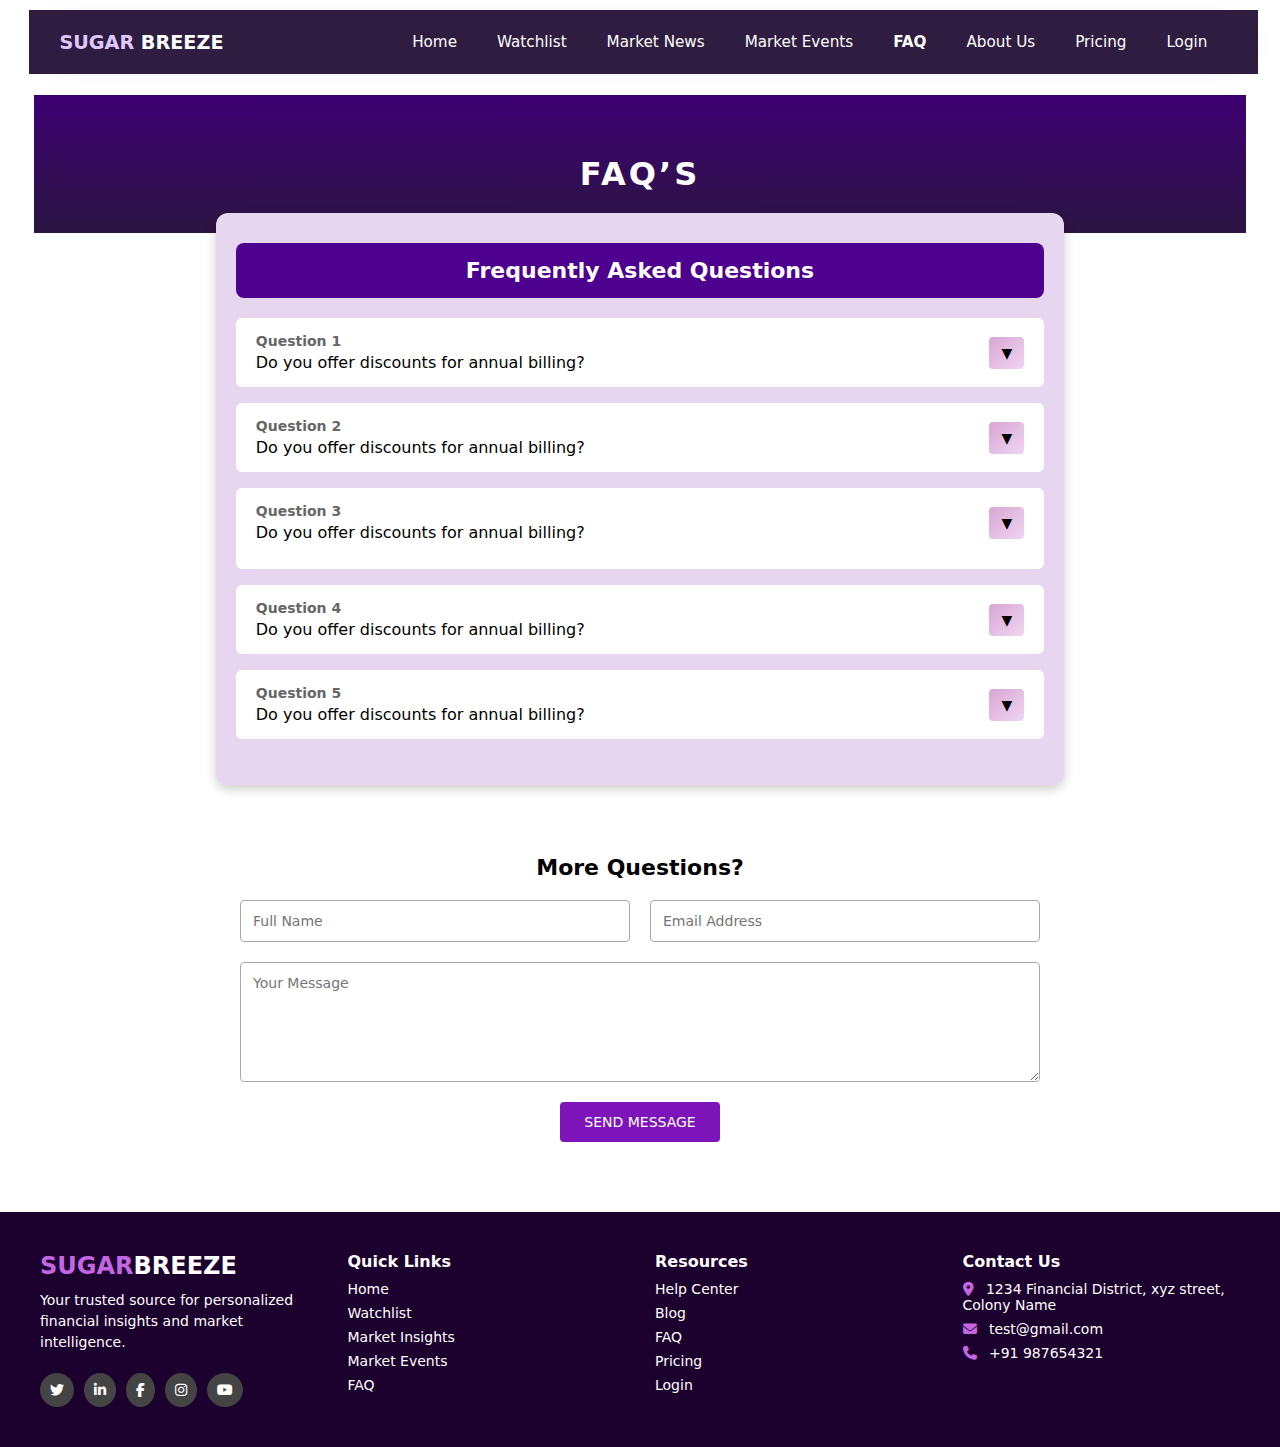
<file: FAQ.html>
<!DOCTYPE html>
<html lang="en">
<head>
    <meta charset="UTF-8">
    <meta name="viewport" content="width=device-width, initial-scale=1.0">
    <title>Document</title>
     <link rel="stylesheet" href="https://cdnjs.cloudflare.com/ajax/libs/font-awesome/6.4.0/css/all.min.css">
     <link rel="stylesheet" href="./css/style.css" />
     <link rel="stylesheet" href="./css/Faq.css" />
      <script src="https://code.jquery.com/jquery-3.6.0.min.js"></script>
</head>
<body>
     <header>
      <div class="navbar">
        <div class="logo">SUGAR <span>BREEZE</span></div>
        <nav class="nav-links nav" id="navMenu">
          <a href="./index.html">Home</a>
          <a href="./Watchlist_section.html">Watchlist</a>
          <a href="./News.html">Market News</a>
          <a href="./MarketEvents.html">Market Events</a>
          <a href="./FAQ.html" class="current_page">FAQ</a>
          <a href="./AboutUs.html">About Us</a>
          <a href="./Pricing.html">Pricing</a>
          <a href="./loginPage.html">Login</a>
           <div class="subscribe">
            <button class="subscribe-btn">Subscribe Now</button>
           </div>
        </nav>
        <button class="hamburger" id="hamburgerBtn">
              <span id="hamburgerIcon">&#9776;</span>
          </button>
      </div>
    </header>

    
    <section class="faq_sec">
  <div class="faq_header">
    <h2 class="faq_title">FAQ’S</h2>
  </div>

  <div class="faq_container">
    <h3 class="faq_subtitle">Frequently Asked Questions</h3>

    <div class="faq_item">
      <div class="faq_question">
        <div>
          <p class="question_number">Question 1</p>
          <p class="question_text">Do you offer discounts for annual billing?</p>
        </div>
        <button class="faq_toggle_btn">▼</button>
      </div>
        <div class="faq_answer">
        Lorem Ipsum is simply dummy text of the printing and typesetting industry. Lorem Ipsum has been the industry’s standard dummy text since the 1500s...
      </div>
    </div>

    <div class="faq_item">
      <div class="faq_question">
        <div>
          <p class="question_number">Question 2</p>
          <p class="question_text">Do you offer discounts for annual billing?</p>
        </div>
        <button class="faq_toggle_btn">▼</button>
      </div>
        <div class="faq_answer">
        Lorem Ipsum is simply dummy text of the printing and typesetting industry. Lorem Ipsum has been the industry’s standard dummy text since the 1500s...
      </div>
    </div>

    <div class="faq_item open">
      <div class="faq_question">
        <div>
          <p class="question_number">Question 3</p>
          <p class="question_text">Do you offer discounts for annual billing?</p>
        </div>
        <button class="faq_toggle_btn">▼</button>
      </div>
      <div class="faq_answer">
        Lorem Ipsum is simply dummy text of the printing and typesetting industry. Lorem Ipsum has been the industry’s standard dummy text since the 1500s...
      </div>
    </div>

    <div class="faq_item">
      <div class="faq_question">
        <div>
          <p class="question_number">Question 4</p>
          <p class="question_text">Do you offer discounts for annual billing?</p>
        </div>
        <button class="faq_toggle_btn">▼</button>
      </div>
        <div class="faq_answer">
        Lorem Ipsum is simply dummy text of the printing and typesetting industry. Lorem Ipsum has been the industry’s standard dummy text since the 1500s...
      </div>
    </div>

    <div class="faq_item">
      <div class="faq_question">
        <div>
          <p class="question_number">Question 5</p>
          <p class="question_text">Do you offer discounts for annual billing?</p>
        </div>
        <button class="faq_toggle_btn">▼</button>
      </div>
        <div class="faq_answer">
        Lorem Ipsum is simply dummy text of the printing and typesetting industry. Lorem Ipsum has been the industry’s standard dummy text since the 1500s...
      </div>
    </div>

  </div>

  <div class="faq_form_wrapper">
    <h3 class="faq_contact_title">More Questions?</h3>
    <form class="faq_form">
      <input type="text" placeholder="Full Name" class="faq_input" />
      <input type="email" placeholder="Email Address" class="faq_input" />
      <textarea placeholder="Your Message" class="faq_textarea"></textarea>
      <button type="submit" class="faq_submit_btn">SEND MESSAGE</button>
    </form>
  </div>
</section>


     <footer class="footer">
        <div class="footer-container">
      
        <div class="footer-column logo-column">
          <h2><span class="logo-purple">SUGAR</span><span class="logo-white">BREEZE</span></h2>
          <p>Your trusted source for personalized financial insights and market intelligence.</p>
          <div class="social-icons">
            <i class="fab fa-twitter"></i>
            <i class="fab fa-linkedin-in"></i>
            <i class="fab fa-facebook-f"></i>
            <i class="fab fa-instagram"></i>
            <i class="fab fa-youtube"></i>
          </div>
        </div>

        <div class="footer-column">
          <h4>Quick Links</h4>
          <ul>
            <li>Home</li>
            <li>Watchlist</li>
            <li>Market Insights</li>
            <li>Market Events</li>
            <li>FAQ</li>
          </ul>
        </div>

        <div class="footer-column">
          <h4>Resources</h4>
          <ul>
            <li>Help Center</li>
            <li>Blog</li>
            <li>FAQ</li>
            <li>Pricing</li>
            <li>Login</li>
          </ul>
        </div>

        <div class="footer-column">
          <h4>Contact Us</h4>
          <ul>
            <li><i class="fas fa-map-marker-alt"></i> 1234 Financial District, xyz street, Colony Name</li>
            <li><i class="fas fa-envelope"></i> test@gmail.com</li>
            <li><i class="fas fa-phone"></i> +91 987654321</li>
          </ul>
        </div>

      </div>
      </footer>

<script>
  
  document.querySelectorAll('.faq_toggle_btn').forEach((btn) => {
    btn.addEventListener('click', () => {
      const faqItem = btn.closest('.faq_item');
      faqItem.classList.toggle('open');

      const answer = faqItem.querySelector('.faq_answer');
      if (faqItem.classList.contains('open')) {
        answer.style.maxHeight = answer.scrollHeight + "px";
        btn.textContent = "▲";
      } else {
        answer.style.maxHeight = null;
        btn.textContent = "▼";
      }
    });
  });
</script>

</body>
</html>
</file>
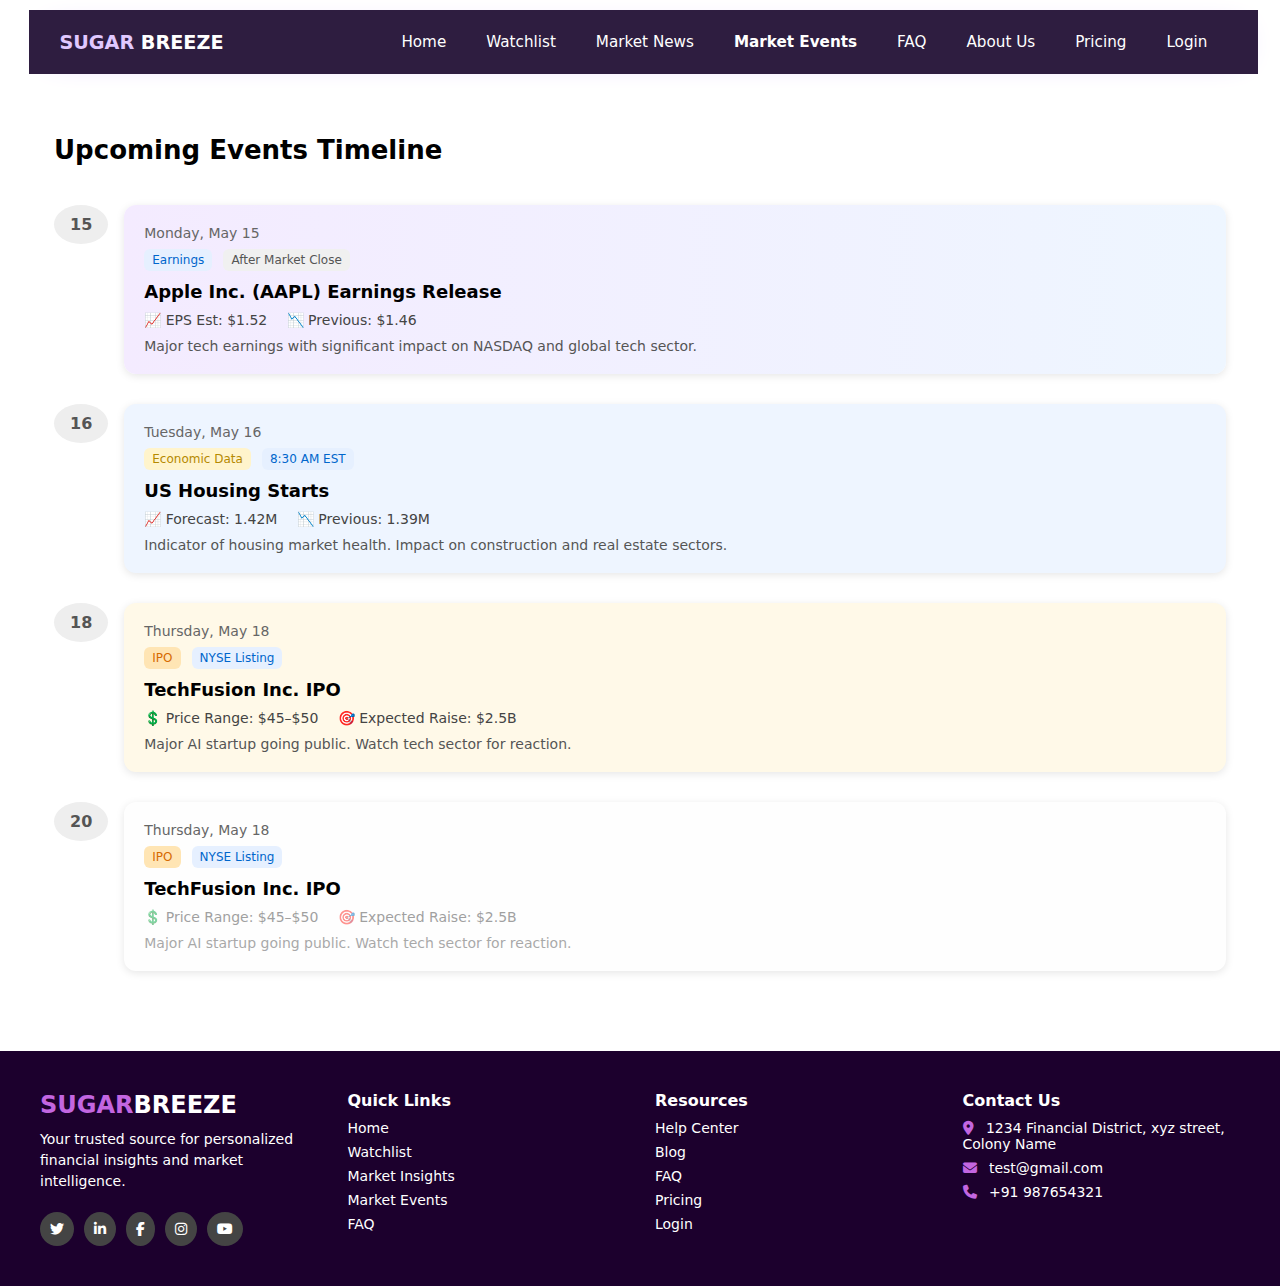
<file: MarketEvents.html>
<!DOCTYPE html>
<html lang="en">
<head>
    <meta charset="UTF-8">
    <meta name="viewport" content="width=device-width, initial-scale=1.0">
    <title>Document</title>
      <link rel="stylesheet" href="https://cdnjs.cloudflare.com/ajax/libs/font-awesome/6.4.0/css/all.min.css">
     <link rel="stylesheet" href="./css/style.css" />
     <link rel="stylesheet" href="./css/MarketEvents.css" />
</head>
<body>
    <header>
      <div class="navbar">
        <div class="logo">SUGAR <span>BREEZE</span></div>
        <nav class="nav-links nav" id="navMenu">
          <a href="./index.html">Home</a>
          <a href="./Watchlist_section.html">Watchlist</a>
          <a href="./News.html">Market News</a>
          <a href="./MarketEvents.html" class="current_page">Market Events</a>
          <a href="./FAQ.html">FAQ</a>
          <a href="./AboutUs.html">About Us</a>
          <a href="./Pricing.html">Pricing</a>
          <a href="./loginPage.html">Login</a>
           <div class="subscribe">
            <button class="subscribe-btn">Subscribe Now</button>
           </div>
        </nav>
        <button class="hamburger" id="hamburgerBtn">
              <span id="hamburgerIcon">&#9776;</span>
          </button>
      </div>
    </header>



    <section class="events_timeline_section">
        <h2 class="events_title">Upcoming Events Timeline</h2>

        <div class="timeline_item">
          <div class="timeline_dot">15</div>
          <div class="timeline_card card_gradient_purple">
            <p class="event_day">Monday, May 15</p>
            <div class="event_labels">
              <span class="event_tag tag_blue">Earnings</span>
              <span class="event_tag tag_gray">After Market Close</span>
            </div>
            <h3 class="event_heading">Apple Inc. (AAPL) Earnings Release</h3>
            <div class="event_data">
              <span>📈 EPS Est: $1.52</span>
              <span>📉 Previous: $1.46</span>
            </div>
            <p class="event_description">Major tech earnings with significant impact on NASDAQ and global tech sector.</p>
          </div>
        </div>

        <div class="timeline_item">
          <div class="timeline_dot">16</div>
          <div class="timeline_card card_light_blue">
            <p class="event_day">Tuesday, May 16</p>
            <div class="event_labels">
              <span class="event_tag tag_yellow">Economic Data</span>
              <span class="event_tag tag_blue">8:30 AM EST</span>
            </div>
            <h3 class="event_heading">US Housing Starts</h3>
            <div class="event_data">
              <span>📈 Forecast: 1.42M</span>
              <span>📉 Previous: 1.39M</span>
            </div>
            <p class="event_description">Indicator of housing market health. Impact on construction and real estate sectors.</p>
          </div>
        </div>

        <div class="timeline_item">
          <div class="timeline_dot">18</div>
          <div class="timeline_card card_light_yellow">
            <p class="event_day">Thursday, May 18</p>
            <div class="event_labels">
              <span class="event_tag tag_orange">IPO</span>
              <span class="event_tag tag_blue">NYSE Listing</span>
            </div>
            <h3 class="event_heading">TechFusion Inc. IPO</h3>
            <div class="event_data">
              <span>💲 Price Range: $45–$50</span>
              <span>🎯 Expected Raise: $2.5B</span>
            </div>
            <p class="event_description">Major AI startup going public. Watch tech sector for reaction.</p>
          </div>
        </div>

        <div class="timeline_item">
          <div class="timeline_dot">20</div>
          <div class="timeline_card card_faded">
            <p class="event_day">Thursday, May 18</p>
            <div class="event_labels">
              <span class="event_tag tag_orange">IPO</span>
              <span class="event_tag tag_blue">NYSE Listing</span>
            </div>
            <h3 class="event_heading">TechFusion Inc. IPO</h3>
            <div class="event_data faded_text">
              <span>💲 Price Range: $45–$50</span>
              <span>🎯 Expected Raise: $2.5B</span>
            </div>
            <p class="event_description faded_text">Major AI startup going public. Watch tech sector for reaction.</p>
          </div>
        </div>
  </section>


    <footer class="footer">
        <div class="footer-container">
      
        <div class="footer-column logo-column">
          <h2><span class="logo-purple">SUGAR</span><span class="logo-white">BREEZE</span></h2>
          <p>Your trusted source for personalized financial insights and market intelligence.</p>
          <div class="social-icons">
            <i class="fab fa-twitter"></i>
            <i class="fab fa-linkedin-in"></i>
            <i class="fab fa-facebook-f"></i>
            <i class="fab fa-instagram"></i>
            <i class="fab fa-youtube"></i>
          </div>
        </div>

        <div class="footer-column">
          <h4>Quick Links</h4>
          <ul>
            <li>Home</li>
            <li>Watchlist</li>
            <li>Market Insights</li>
            <li>Market Events</li>
            <li>FAQ</li>
          </ul>
        </div>

        <div class="footer-column">
          <h4>Resources</h4>
          <ul>
            <li>Help Center</li>
            <li>Blog</li>
            <li>FAQ</li>
            <li>Pricing</li>
            <li>Login</li>
          </ul>
        </div>

        <div class="footer-column">
          <h4>Contact Us</h4>
          <ul>
            <li><i class="fas fa-map-marker-alt"></i> 1234 Financial District, xyz street, Colony Name</li>
            <li><i class="fas fa-envelope"></i> test@gmail.com</li>
            <li><i class="fas fa-phone"></i> +91 987654321</li>
          </ul>
        </div>

      </div>
      </footer>














</body>
</html>
</file>
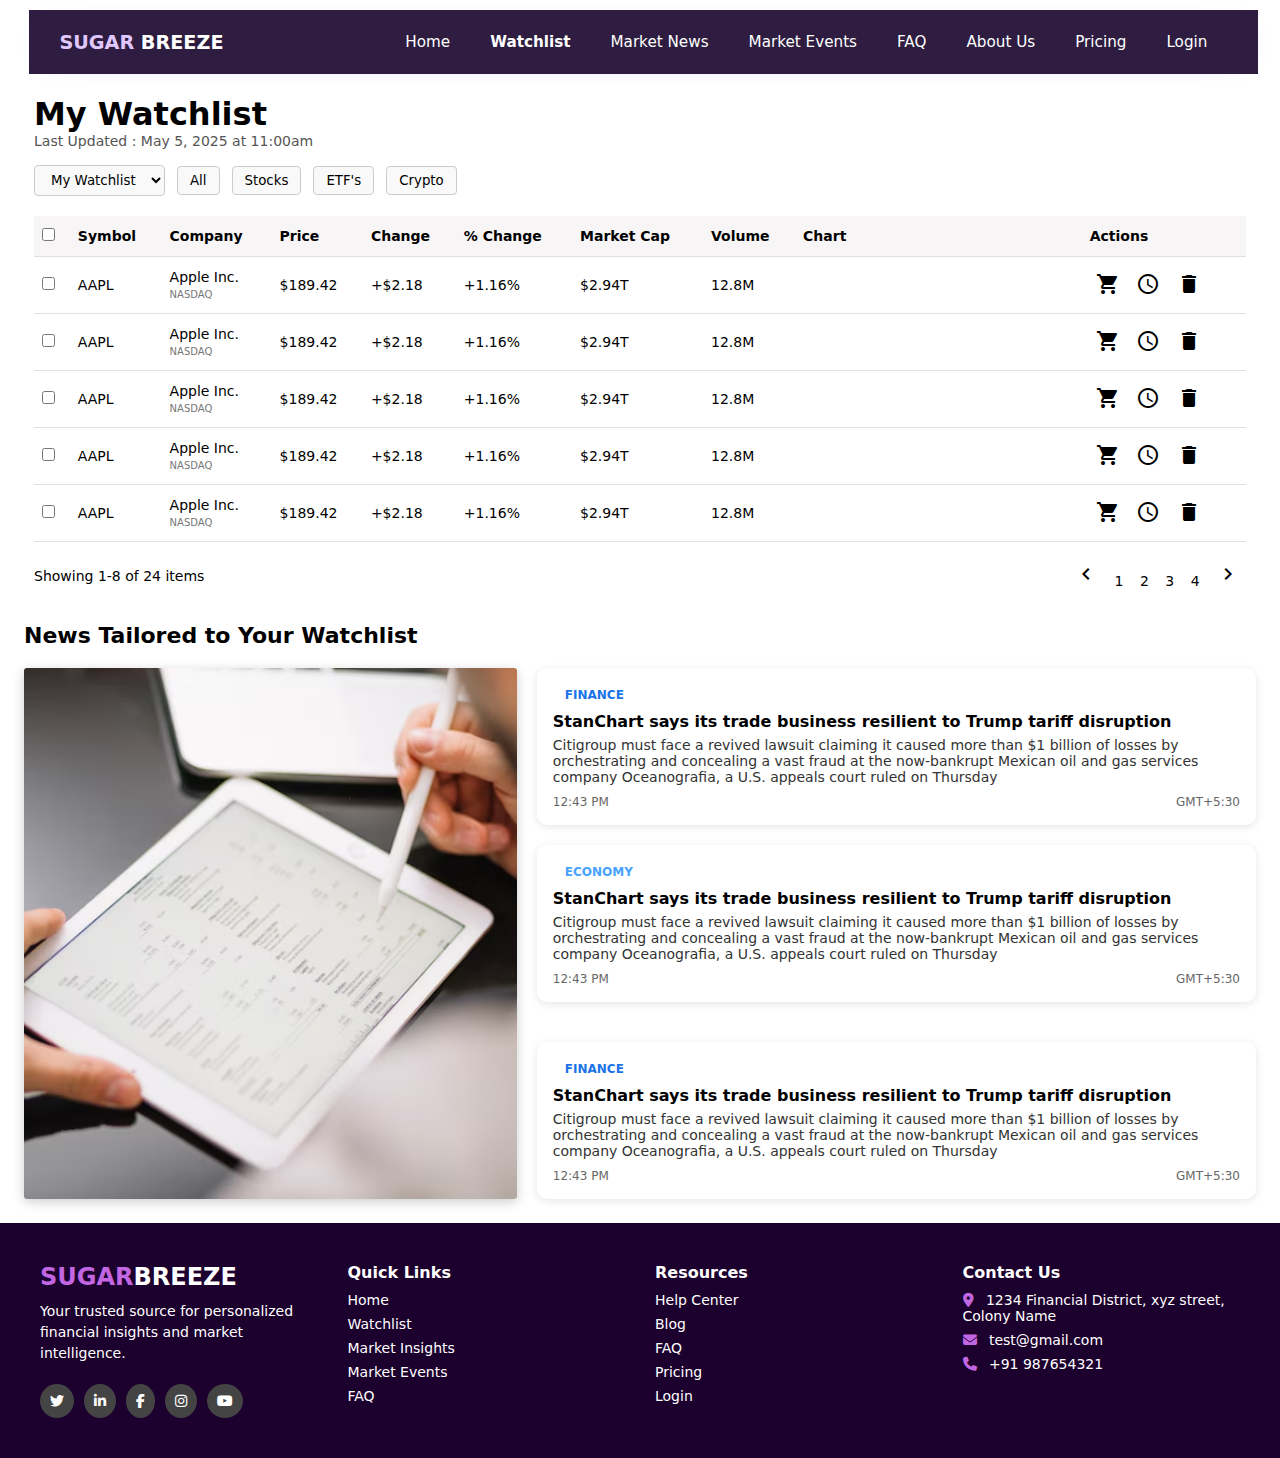
<file: Watchlist_section.html>
<!DOCTYPE html>
<html lang="en">
<head>
  <meta charset="UTF-8">
  <meta name="viewport" content="width=device-width, initial-scale=1.0">
  <title>My Watchlist</title>
   <link rel="stylesheet" href="https://cdnjs.cloudflare.com/ajax/libs/font-awesome/6.4.0/css/all.min.css">
    <link rel="stylesheet" href="./css/style.css" />
    <link rel="stylesheet" href="./css/Watchlist_section.css" />
<link href="https://fonts.googleapis.com/icon?family=Material+Icons" rel="stylesheet">
</head>
<body>


    <header>
      <div class="navbar">
        <div class="logo">SUGAR <span>BREEZE</span></div>
        <nav class="nav-links nav" id="navMenu">
          <a href="./index.html">Home</a>
          <a href="./Watchlist_section.html " class="current_page">Watchlist</a>
          <a href="./News.html">Market News</a>
          <a href="./MarketEvents.html">Market Events</a>
          <a href="./FAQ.html">FAQ</a>
          <a href="./AboutUs.html">About Us</a>
          <a href="./Pricing.html">Pricing</a>
          <a href="./loginPage.html">Login</a>
           <div class="subscribe">
            <button class="subscribe-btn">Subscribe Now</button>
           </div>
        </nav>
        <button class="hamburger" id="hamburgerBtn">
              <span id="hamburgerIcon">&#9776;</span>
          </button>
      </div>
    </header>


    <section class="watchlist_view">
        <h1>My Watchlist</h1>
        <div class="updated">Last Updated : May 5, 2025 at 11:00am</div>

        <div class="filter_bar">
            <select>
            <option>My Watchlist</option>
            </select>
            <button>All</button>
            <button>Stocks</button>
            <button>ETF's</button>
            <button>Crypto</button>
        </div>

        <table>
            <thead>
            <tr>
                <th><input type="checkbox"></th>
                <th>Symbol</th>
                <th>Company</th>
                <th>Price</th>
                <th>Change</th>
                <th>% Change</th>
                <th>Market Cap</th>
                <th>Volume</th>
                <th>Chart</th>
                <th>Actions</th>
            </tr>
            </thead>
            <tbody>
            <!-- Repeating row -->
            <tr>
                <td><input type="checkbox"></td>
                <td>AAPL</td>
                <td>
                Apple Inc.<br>
                <span class="category_note">NASDAQ</span>
                </td>
                <td>$189.42</td>
                <td>+$2.18</td>
                <td>+1.16%</td>
                <td>$2.94T</td>
                <td>12.8M</td>
                <td><i class="material-icons">bar_chart</i></td>
                <td class="actions">
                <i class="material-icons">shopping_cart</i>
                <i class="material-icons">access_time</i>
                <i class="material-icons">delete</i>
                </td>
            </tr>
             <tr>
                <td><input type="checkbox"></td>
                <td>AAPL</td>
                <td>
                Apple Inc.<br>
                <span class="category_note">NASDAQ</span>
                </td>
                <td>$189.42</td>
                <td>+$2.18</td>
                <td>+1.16%</td>
                <td>$2.94T</td>
                <td>12.8M</td>
                <td><i class="material-icons">bar_chart</i></td>
                <td class="actions">
                <i class="material-icons">shopping_cart</i>
                <i class="material-icons">access_time</i>
                <i class="material-icons">delete</i>
                </td>
            </tr>
             <tr>
                <td><input type="checkbox"></td>
                <td>AAPL</td>
                <td>
                Apple Inc.<br>
                <span class="category_note">NASDAQ</span>
                </td>
                <td>$189.42</td>
                <td>+$2.18</td>
                <td>+1.16%</td>
                <td>$2.94T</td>
                <td>12.8M</td>
                <td><i class="material-icons">bar_chart</i></td>
                <td class="actions">
                <i class="material-icons">shopping_cart</i>
                <i class="material-icons">access_time</i>
                <i class="material-icons">delete</i>
                </td>
            </tr>
             <tr>
                <td><input type="checkbox"></td>
                <td>AAPL</td>
                <td>
                Apple Inc.<br>
                <span class="category_note">NASDAQ</span>
                </td>
                <td>$189.42</td>
                <td>+$2.18</td>
                <td>+1.16%</td>
                <td>$2.94T</td>
                <td>12.8M</td>
                <td><i class="material-icons">bar_chart</i></td>
                <td class="actions">
                <i class="material-icons">shopping_cart</i>
                <i class="material-icons">access_time</i>
                <i class="material-icons">delete</i>
                </td>
            </tr>
             <tr>
                <td><input type="checkbox"></td>
                <td>AAPL</td>
                <td>
                Apple Inc.<br>
                <span class="category_note">NASDAQ</span>
                </td>
                <td>$189.42</td>
                <td>+$2.18</td>
                <td>+1.16%</td>
                <td>$2.94T</td>
                <td>12.8M</td>
                <td><i class="material-icons">bar_chart</i></td>
                <td class="actions">
                <i class="material-icons">shopping_cart</i>
                <i class="material-icons">access_time</i>
                <i class="material-icons">delete</i>
                </td>
            </tr>
            </tbody>
        </table>

        <div class="pagination">
            <div>Showing 1-8 of 24 items</div>
            <div class="pages">
            <i class="material-icons">chevron_left</i>
            <span>1</span>
            <span>2</span>
            <span>3</span>
            <span>4</span>
            <i class="material-icons">chevron_right</i>
            </div>
        </div>
    </section>



   
    <section class="watchlist_news">
        <h2>News Tailored to Your Watchlist</h2>
            <div class="news_container">
                <div class="news_image">
                    <img src="./Images/news_img3.avif" alt="Map and tablet analysis" />
                </div>
                <div class="news_list">
                    <a href="./NewsDetail.html"><div class="news_item">
                        <p class="tag">FINANCE</p>
                        <h3>StanChart says its trade business resilient to Trump tariff disruption</h3>
                        <p class="desc">Citigroup must face a revived lawsuit claiming it caused more than $1 billion of losses by orchestrating and concealing a vast fraud at the now-bankrupt Mexican oil and gas services company Oceanografia, a U.S. appeals court ruled on Thursday</p>
                        <div class="time_info">
                        <span>12:43 PM</span>
                        <span>GMT+5:30</span>
                        </div>
                    </div> </a>

                     <a href="./NewsDetail.html"><div class="news_item">
                        <p class="tag economy">ECONOMY</p>
                        <h3>StanChart says its trade business resilient to Trump tariff disruption</h3>
                        <p class="desc">Citigroup must face a revived lawsuit claiming it caused more than $1 billion of losses by orchestrating and concealing a vast fraud at the now-bankrupt Mexican oil and gas services company Oceanografia, a U.S. appeals court ruled on Thursday</p>
                        <div class="time_info">
                        <span>12:43 PM</span>
                        <span>GMT+5:30</span>
                        </div>
                    </div></a>

                     <a href="./NewsDetail.html"><div class="news_item">
                        <p class="tag">FINANCE</p>
                        <h3>StanChart says its trade business resilient to Trump tariff disruption</h3>
                        <p class="desc">Citigroup must face a revived lawsuit claiming it caused more than $1 billion of losses by orchestrating and concealing a vast fraud at the now-bankrupt Mexican oil and gas services company Oceanografia, a U.S. appeals court ruled on Thursday</p>
                        <div class="time_info">
                        <span>12:43 PM</span>
                        <span>GMT+5:30</span>
                        </div></a>
                    </div>
                </div>
            </div>
    </section>
     
    




   <footer class="footer">
        <div class="footer-container">
      
        <div class="footer-column logo-column">
          <h2><span class="logo-purple">SUGAR</span><span class="logo-white">BREEZE</span></h2>
          <p>Your trusted source for personalized financial insights and market intelligence.</p>
          <div class="social-icons">
            <i class="fab fa-twitter"></i>
            <i class="fab fa-linkedin-in"></i>
            <i class="fab fa-facebook-f"></i>
            <i class="fab fa-instagram"></i>
            <i class="fab fa-youtube"></i>
          </div>
        </div>

        <div class="footer-column">
          <h4>Quick Links</h4>
          <ul>
            <li>Home</li>
            <li>Watchlist</li>
            <li>Market Insights</li>
            <li>Market Events</li>
            <li>FAQ</li>
          </ul>
        </div>

        <div class="footer-column">
          <h4>Resources</h4>
          <ul>
            <li>Help Center</li>
            <li>Blog</li>
            <li>FAQ</li>
            <li>Pricing</li>
            <li>Login</li>
          </ul>
        </div>

        <div class="footer-column">
          <h4>Contact Us</h4>
          <ul>
            <li><i class="fas fa-map-marker-alt"></i> 1234 Financial District, xyz street, Colony Name</li>
            <li><i class="fas fa-envelope"></i> test@gmail.com</li>
            <li><i class="fas fa-phone"></i> +91 987654321</li>
          </ul>
        </div>

      </div>
      </footer>

</body>
</html>
</file>
<file: css/style.css>
/* Root Variables */
:root {
  /* Colors */
  --primary-color: #8800dd;
  --secondary-color: #2e1d40;
  --text-light: white;
  --text-dark: #333;
  --muted: #666;
  --background-light: #f8f3fc;
  --card-bg: white;
  --feature-bg: #f3f0fa;
  --positive: #3fbf55;
  --negative: #e74c3c;

  /* Font */
  --font-main: system-ui, -apple-system, BlinkMacSystemFont, "Segoe UI", Roboto,
    Oxygen, Ubuntu, Cantarell, "Open Sans", "Helvetica Neue", sans-serif;
  --font-size-base: 16px;
  --font-size-small: 0.95rem;
  --font-size-medium: 1.2rem;
  --font-size-large: 24px;

  /* Spacing */
  --padding-small: 10px;
  --padding-base: 16px;
  --padding-large: 30px;
  --border-radius: 10px;
  --box-shadow: 0 2px 6px rgba(0, 0, 0, 0.05);

  /* margin */
  --margin-top: 70px;
  --margin-bottom: 20px;
}

/* Global Styles */
* {
  box-sizing: border-box;
  margin: 0;
  padding: 0;
  font-family: var(--font-main);
}
/* Add this globally */
* {
  box-sizing: border-box;
}
html,
body {
  margin: 0;
  padding: 0;
  overflow-x: hidden; /* prevents horizontal scroll */
}

/* Utility Classes */
.section_title,
.sec_title {
  font-size: var(--font-size-large);
  /* font-weight: bold; */
  text-align: center;
  /* margin-top: var(--margin-top); */
  margin-bottom: var(--margin-bottom);
}
.sec_title h2 {
  margin: 0;
}
.sec_title span {
  font-size: 17px;
  font-weight: 400;
}

/* Header ==============================================================================================================*/
header {
  background-color: var(--secondary-color);
  color: var(--text-light);
  width: 96%;
  position: absolute;
  top: 10px;
  margin: auto 29px;
  box-shadow: 2px 2px 31px -20px #d1acff;
}

.navbar {
  max-width: 1200px;
  margin: 0 auto;
  padding: 1rem;
  display: flex;
  align-items: center;
  justify-content: space-between;
  flex-wrap: wrap;
}

.logo {
  font-weight: bold;
  font-size: 1.2rem;
  color: #e0c8ff;
}

.logo span {
  color: var(--text-light);
}

.nav-links {
  display: flex;
  /* gap: 1.5rem; */
}

.nav-links a {
  color: var(--text-light);
  text-decoration: none;
  font-size: var(--font-size-small);
  padding: 7px 20px;
}

.subscribe-btn {
  background-color: var(--primary-color);
  color: var(--text-light);
  padding: 0.6rem 1rem;
  border: none;
  cursor: pointer;
  border-radius: 4px;
}

.hamburger {
  display: none;
  background: none;
  color: var(--text-light);
  font-size: 1.5rem;
  border: none;
  cursor: pointer;
}

/* Hero Section ===========================================================================================================*/
.hero {
  background-color: #2d014b;
  color: var(--text-light);

  /* padding: 60px 20px; */
  height: 57vh;
  position: relative;
  background-image: url(./Images/header_bg.jpg);
  background-repeat: no-repeat;
  background-size: cover;
  background-position: center;
  background-attachment: fixed;
  display: flex;
  align-items: center;
  justify-content: space-between;
  text-align: left;
}
.hero::before {
  content: "";
  position: absolute;
  top: 0;
  left: 0;
  height: 100%;
  width: 100%;
  background-color: rgb(32 31 32 / 68%);
  z-index: 0;
}

.hero > * {
  position: relative;
  z-index: 1;
  /* padding: 0 20px; */
  flex: 1;
}
.hero_left,
.hero_right {
  flex: 1;
  margin-top: 82px;
  padding: 0 20px;
}
.hero_left {
  padding: 0 100px;
}

/* .hero_left{
  text-align: left !important;
  margin-top: 82px;
} */
.hero_left span {
  background-color: rgba(128, 128, 128, 0.36);
  padding: 5px 20px;
  border-radius: 22px;
  font-size: 10px;
}
.start_investing {
  padding: 10px 31px;
  background: #8000b2;
  color: #fff;
  border-radius: 3px;
  border: none;
  font-weight: 700;
}
.watch_demo {
  padding: 10px 31px;
  color: #fff;
  border-radius: 3px;
  border: none;
  font-weight: 700;
  background: #af9fb540;
}
.hero_left button {
  margin-top: 15px;
}

.subcribe_inputs {
  display: grid;
  gap: 14px;
  margin-top: 16px;
}
.subcribe_inputs input {
  height: 52px;
  width: 80%;
  background: #70687f4f;
  border: none;
  border-radius: 5px;
  padding: 3px 19px;
}
.subcribe_inputs ::placeholder {
  color: #d7d0d0;
}
.subcribe_inputs button {
  width: 80%;
  height: 40px;
  border-radius: 3px;
  border: none;
  background: #8000b2;
  color: #fff;
  font-weight: 700;
}
.subcribe_inputs span {
  font-size: 12px;
  margin-left: 99px;
  color: #aea6a6;
}
.hero h1 {
  font-size: 56px;
  text-align: left;
  line-height: 1.2;
  /* margin-top: -8px; */
}

/* Search Section===========================================================================================*/
.search-section {
  background: var(--card-bg);
  padding: var(--padding-large) 20px;
  display: flex;
  justify-content: center;
  flex-wrap: wrap;
  gap: 12px;
}

.search-box {
  padding: 14px 16px;
  border: 1px solid #ccc;
  border-radius: 8px;
  width: 800px;
  max-width: 100%;
  font-size: var(--font-size-base);
}

.search-button {
  background-color: var(--primary-color);
  color: var(--text-light);
  padding: 14px 24px;
  border-radius: 8px;
  border: none;
  font-weight: bold;
  cursor: pointer;
}

/* Financial Highlights ----------------------------------------------------------------------------------------------------------*/
.card_grid {
  display: flex;
  flex-wrap: wrap;
  gap: 57px;
  padding: 0 20px 40px;
  justify-content: center;
}

.card {
  background: var(--card-bg);
  border-radius: var(--border-radius);
  box-shadow: var(--box-shadow);
  padding: var(--padding-base);
  width: 183px;
  text-align: left;
  flex-shrink: 0;
  transition: transform 0.3s ease, box-shadow 0.3s ease;
}
.card:hover {
  transform: scale(1.03);
  box-shadow: 0 8px 20px rgba(0, 0, 0, 0.15);
}
.card_title {
  font-size: var(--font-size-small);
  color: var(--muted);
  margin-bottom: 8px;
}

.card_value {
  font-size: 20px;
  font-weight: bold;
  margin-bottom: 4px;
}

.card_change.up {
  color: var(--positive);
}

/* Features Section--------------------------------------------------------------------------------- */
.features_section {
  padding: var(--padding-large) 20px;
  text-align: center;
  background: var(--card-bg);
}

.features_grid {
  display: grid;
  gap: 24px;
  grid-template-columns: repeat(auto-fit, minmax(280px, 1fr));
  justify-content: center;
}

.feature_card {
  background: var(--feature-bg);
  padding: 24px;
  border-radius: 12px;
  box-shadow: 0 2px 10px rgb(0 0 0 / 6%);
  text-align: left;
}
.feature_card input {
  width: 100%;
  padding: 10px;
  border-radius: 4px;
  border: 1px solid #ccc;
  margin-bottom: 12px;
}

.feature_card .icon {
  font-size: 32px;
  margin-bottom: 12px;
  color: var(--primary-color);
}

.feature_card h3 {
  font-size: var(--font-size-medium);
  margin-bottom: 12px;
}

.feature_card p {
  font-size: var(--font-size-small);
  color: #444;
  margin-bottom: 16px;
}

.feature_card a {
  color: var(--primary-color);
  text-decoration: none;
  font-weight: 500;
}

/* Watchlist--------------------------------------------------------------------------------------------------- */
.watchlist_section {
  display: flex;
  flex-wrap: wrap;
  background: var(--background-light);
  padding: 40px 20px;
  gap: 40px;
  justify-content: center;
}

.watchlist_info {
  max-width: 483px;
}

.watchlist_info h2 {
  color: var(--primary-color);
  font-size: 20px;
  margin-bottom: 10px;
}

.watchlist_info p {
  margin-bottom: 20px;
  color: var(--text-dark);
}

.feature {
  display: flex;
  align-items: center;
  background: var(--card-bg);
  border-radius: var(--border-radius);
  padding: var(--padding-base);
  margin-bottom: 12px;
  gap: 28px;
  box-shadow: var(--box-shadow);
  transition: transform 0.3s ease, box-shadow 0.3s ease;
}
.feature:hover {
  transform: scale(1.03);
  box-shadow: 0 8px 20px rgba(0, 0, 0, 0.15);
}

.feature i {
  font-size: 24px;
  color: var(--primary-color);
  margin-top: -5px;
  margin-left: 5px;
}

.stock_cards {
  display: grid;
  gap: 16px;
  min-width: 300px;
  flex: 1;
}

.stock_card {
  background: var(--card-bg);
  border-radius: var(--border-radius);
  padding: var(--padding-base);
  box-shadow: var(--box-shadow);
}

.symbol {
  font-weight: 600;
  margin-bottom: 10px;
}

.gain {
  color: var(--positive);
  font-weight: 500;
  float: right;
}

.loss {
  color: var(--negative);
  font-weight: 500;
  float: right;
}

.progress {
  background: #eee;
  height: 6px;
  border-radius: 4px;
  position: relative;
  overflow: hidden;
}

.progress div {
  height: 100%;
  background: currentColor;
}

.progress.green div {
  width: 65%;
  color: var(--positive);
}

.progress.red div {
  width: 45%;
  color: var(--negative);
}

.progress_content {
  margin-top: 10px;
  margin-bottom: -20px;
}

/* Buttons */
.primary_btn {
  background-color: var(--primary-color);
  color: var(--text-light);
  border: none;
  padding: var(--padding-small);
  width: 100%;
  border-radius: 4px;
  margin-bottom: 10px;
}

.secondary_btn {
  background-color: transparent;
  color: #555;
  border: none;
  padding: 8px;
  width: 100%;
  border-radius: 4px;
}

.track-btn {
  margin-top: 20px;
  background: var(--primary-color);
  color: var(--text-light);
  padding: 12px 24px;
  border: none;
  border-radius: 6px;
  font-weight: bold;
  cursor: pointer;
}

/* ====UPCOMMING EVENTS SECTION============================================================================================= */

.events-section {
  padding: 40px 20px;
  text-align: center;
  font-family: "Segoe UI", sans-serif;
}

.events-title {
  font-size: 2rem;
  font-weight: 700;
  margin-bottom: 10px;
}

.events-subtitle {
  font-size: 1rem;
  color: #444;
  margin-bottom: 30px;
}

.events-grid {
  display: grid;
  grid-template-columns: repeat(auto-fit, minmax(280px, 1fr));
  gap: 20px;
  justify-content: center;
}

.event-card {
  background: #f9f9f9;
  border-radius: 16px;
  box-shadow: 0 4px 15px rgba(0, 0, 0, 0.06);
  overflow: hidden;
  text-align: left;
  border: 1px solid #d7c5e6;
  transition: transform 0.3s ease, box-shadow 0.3s ease;
}
.event-card:hover {
  transform: scale(1.03);
  box-shadow: 0 8px 20px rgba(0, 0, 0, 0.15);
}

.event-date-tag {
  background: #d7c5e6;
  display: flex;
  justify-content: space-between;
  padding: 16px;
  align-items: center;
  font-size: 1rem;
}

.tag {
  padding: 4px 12px;
  border-radius: 20px;
  font-size: 0.75rem;
  color: white;
}

.tag.blue {
  background-color: #77b7eb;
}

.tag.yellow {
  background-color: #f6cf42;
  color: #000;
}

.tag.green {
  background-color: #4caf87;
}

.event-info {
  padding: 16px;
}

.event-info h4 {
  font-size: 1rem;
  margin-bottom: 8px;
}

.event-info p {
  font-size: 0.9rem;
  margin: 4px 0;
  color: #555;
}

.calendar-btn {
  background-color: #8800dd;
  color: white;
  padding: 10px 16px;
  border: none;
  border-radius: 6px;
  font-weight: 600;
  cursor: pointer;
  margin-top: 12px;
  width: 100%;
}

.view-calendar {
  margin-top: -34px;
}

.view-calendar a {
  text-decoration: none;
  font-weight: 500;
  color: #000;
  font-size: 14px;
}

/* NEWS LETTER -========================================================================================== */

.subscribe-box {
  max-width: 65%;
  margin: auto;
  border: 0.5px solid #d7bce9;
  padding: 24px;
  border-radius: 8px;
  background-color: #f9f9f9;
  margin-top: 30px;
}

.subscribe-box label {
  font-weight: bold;
  display: block;
  margin-bottom: 6px;
  font-size: 15px;
  text-align: left;
}

.subscribe-box input[type="email"] {
  width: 100%;
  padding: 12px;
  border: 1px solid #ccc;
  border-radius: 4px;
  font-size: 1rem;
  margin-bottom: 20px;
}

.interests-title {
  font-weight: bold;
  margin-bottom: 10px;
}

.checkbox-group {
  display: flex;
  flex-direction: column;
  gap: 10px;
  margin-bottom: 20px;
}

.checkbox-group label {
  display: flex;
  align-items: center;
  font-size: 0.95rem;
  gap: 8px;
}

.checkbox-group input[type="checkbox"] {
  accent-color: #8000b2;
}

.subscribe-btn {
  display: none;
  width: 100%;
  background-color: #8000b2;
  color: #fff;
  border: none;
  border-radius: 4px;
  font-weight: bold;
  font-size: 0.95rem;
  cursor: pointer;
  transition: background 0.3s ease;
}

.subscribe-btn:hover {
  background-color: #a100e2;
}

.terms {
  margin-top: 16px;
  text-align: center;
  font-size: 0.85rem;
  font-weight: 400;
}

.terms a {
  color: #000;
  text-decoration: underline;
}

@media (max-width: 480px) {
  .subscribe-box {
    padding: 16px;
  }
}
/* -----------------TESTIMONOIAL SECTION----------------------------------------------------------------- */
.testimonial_container {
  display: flex;
  gap: 16px;
  overflow-x: auto;
  padding: 3rem;
  scroll-snap-type: x mandatory;
  -webkit-overflow-scrolling: touch;
  scrollbar-width: thin;

  /* NEW: Centering and width */
  width: 75%;
  margin: 0 auto;
}

/* Optional: custom scrollbar for WebKit */
.testimonial_container::-webkit-scrollbar {
  height: 6px;
}

.testimonial_container::-webkit-scrollbar-track {
  background: transparent;
}

.testimonial_container::-webkit-scrollbar-thumb {
  background-color: #ccc;
  border-radius: 6px;
}

.testimonial_card {
  background: #f8f8f8;
  border-radius: 12px;
  box-shadow: 0 4px 12px rgba(0, 0, 0, 0.1);
  flex: 0 0 408px;
  padding: 16px;
  scroll-snap-align: start;
  gap: 12px;
  align-items: flex-start;
}

.testimonial_info {
  display: flex;
  gap: 40px;
}
.testimonial_card p {
  margin-top: 20px;
}
.avatar {
  width: 80px;
  height: 80px;
  border-radius: 50%;
  object-fit: cover;
  box-shadow: 5px 5px 16px -1px #554d4d;
}
.testimonial_details {
  text-align: left;
}
.testimonial_comments {
  font-size: 16px;
  font-weight: 400;
}
.sub {
  color: #666;
  font-size: 0.9rem;
}

.stars {
  color: #f5a623;
  font-size: 1rem;
  margin: 4px 0;
}
.sub_section_title {
  display: flex;
  justify-content: center !important;
}
/* =================================================================FAQ section */

.faq_section {
  max-width: 800px;
  margin: 40px auto;
  padding: 0 16px;
  display: flex;
  flex-direction: column;
  gap: 20px;
}

.faq_card {
  background: #f8f8f8;
  padding: 20px;
  border-radius: 10px;
  box-shadow: 0 4px 12px rgba(0, 0, 0, 0.05);
  transition: box-shadow 0.3s ease;
}

.faq_card:hover {
  box-shadow: 0 6px 16px rgba(0, 0, 0, 0.08);
}

.faq_card h3 {
  margin: 0 0 10px;
  font-size: 18px;
  font-weight: 600;
}

.faq_card p {
  margin: 0;
  font-size: 14px;
  color: #555;
  line-height: 1.6;
}

/* =====================================CTA SECTION================= */
.cta_section {
  background-color: #eee5f1;
  padding: 40px 20px;
  text-align: center;
}

.cta_container {
  max-width: 800px;
  margin: auto;
}

.cta_container h2 {
  font-size: 24px;
  margin-bottom: 10px;
  font-weight: 600;
}

.cta_container p {
  font-size: 16px;
  margin-bottom: 30px;
  color: #333;
}

.cta_buttons {
  display: flex;
  justify-content: center;
  flex-wrap: wrap;
  gap: 20px;
}

.btn_primary {
  background-color: #8000c8;
  color: #fff;
  border: none;
  padding: 12px 24px;
  font-size: 14px;
  border-radius: 6px;
  cursor: pointer;
  box-shadow: 0 3px 6px rgba(0, 0, 0, 0.1);
}

.btn_secondary {
  background-color: #f0e8f5;
  color: #444;
  border: none;
  padding: 12px 24px;
  font-size: 14px;
  border-radius: 6px;
  cursor: pointer;
  box-shadow: 0 3px 6px rgba(0, 0, 0, 0.1);
}

/* ====================FOOTER===================================================== */

.footer {
  background-color: #1c002d;
  color: white;
  padding: 40px 20px;
}

.footer-container {
  display: flex;
  flex-wrap: wrap;
  justify-content: space-between;
  max-width: 1200px;
  margin: auto;
  gap: 30px;
}

.footer-column {
  flex: 1 1 220px;
  min-width: 200px;
}

.footer-column h4 {
  font-weight: 600;
  margin-bottom: 10px;
}

.footer-column ul {
  list-style: none;
  padding: 0;
  margin: 0;
}

.footer-column ul li {
  margin-bottom: 8px;
  font-size: 14px;
}

.logo-column h2 {
  font-size: 24px;
  margin-bottom: 10px;
}

.logo-purple {
  color: #c366e1;
}

.logo-white {
  color: #ffffff;
}

.footer-column p {
  font-size: 14px;
  line-height: 1.5;
  margin-bottom: 20px;
}

.social-icons {
  display: flex;
  gap: 10px;
}

.social-icons i {
  background-color: #444;
  padding: 10px;
  border-radius: 50%;
  font-size: 14px;
  color: white;
  transition: 0.3s;
  cursor: pointer;
}

.social-icons i:hover {
  background-color: #c366e1;
}

.footer-column ul li i {
  margin-right: 8px;
  color: #c366e1;
}
/* ========================================================================LOGIN================================================= */

.login {
  display: flex;
  justify-content: center;
  align-items: center;
  height: 100vh;
  background: radial-gradient(circle, rgba(179, 139, 217, 1) 1%, rgba(60, 4, 92, 1) 69%);
  font-family: 'Segoe UI', Tahoma, Geneva, Verdana, sans-serif;
}

.login_box {
  display: flex;
  width: 80%;
  max-width: 900px;
  height: 500px;
  border-radius: 5px;
  overflow: hidden;
  box-shadow: 0 0 25px rgba(0, 0, 0, 0.2);
  background-color: white;
}

.login_left, .login_right {
  flex: 1;
  padding: 40px;
  display: flex;
  flex-direction: column;
  justify-content: center;
  align-items: center;
}

.login_left {
  background: linear-gradient(135deg, #41135e, #9769c8);
  color: white;
  text-align: center;
  background-size: cover;
  padding: 10px;
}

.login_left img {
 max-width: 100%;
  height: auto;
  display: block;
  margin-bottom: 20px;
}

.login_right h2 {
  margin-bottom: 20px;
  color: #333;
}

.login_right input {
  width: 100%;
  padding: 12px 16px;
  margin-bottom: 16px;
  border: none;
  border-bottom: 2px solid #ccc;
  outline: none;
  font-size: 14px;
}

.login_right input:focus {
  border-color: #9a5cff;
}

.login_right button {
  padding: 12px 0;
  width: 100%;
  background: #7b26ad;
  color: white;
  font-weight: bold;
  border: none;
  border-radius: 25px;
  margin-top: 10px;
  cursor: pointer;
  transition: 0.3s ease;
}

.login_right button:hover {
  background: #7b41d1;
}

.login_right a {
  margin-top: 10px;
  font-size: 12px;
  color: #555;
  text-decoration: none;
}
a{
  text-decoration: none;
  color: inherit;
}
.faq_page{
  font-size: 14px;
  font-weight: 500;
}
.faq_page:hover{
  text-decoration: underline;
  cursor: pointer;
  color: #41135e;
  font-weight: 700;
}
.current_page{
  font-weight: 700;
}


























/* responsive */
@media (max-width: 768px) {
  .nav-links {
    flex-direction: column;
    position: absolute;
    top: 60px;
    left: 0;
    width: 100%;
    background-color: #4b0076;
    padding: 1rem 0;
    display: none;
    z-index: 1000;
  }

  .nav-links.show {
    display: flex;
  }
  .subscribe-btn {
    margin-top: 1rem;
  }

  .hamburger {
    display: block;
  }

  /* hero section---------- */
  .hero {
    flex-direction: column;
    height: auto;
    padding: 40px 20px;
    text-align: center;
  }

  .hero_left,
  .hero_right {
    padding: 0 20px;
    margin-top: 40px;
  }

  .hero h1 {
    font-size: 32px;
    text-align: center;
    line-height: 1.3;
  }

  .hero_left span {
    display: inline-block;
    margin-bottom: -3px;
    font-size: 12px;
  }

  .hero_buttons {
    display: flex;
    flex-direction: column;
    gap: 10px;
    width: 100%;
  }

  .hero_buttons button {
    width: 100%;
  }
  .start_investing,
  .watch_demo {
    padding: 12px;
    /* width: 100%; */
    margin-bottom: 10px;
  }

  .subcribe_inputs {
    display: flex;
    flex-direction: column;
    align-items: center;
    gap: 12px;
  }

  .subcribe_inputs input,
  .subcribe_inputs button {
    width: 100%;
    max-width: 300px;
  }

  .subcribe_inputs span {
    margin-left: 0;
    text-align: center;
    font-size: 12px;
  }

  /* header---------- */
  header {
    width: 90%;
    margin: auto 19px;
  }
  .navbar {
    padding: 5px 14px;
  }
  .subscribe {
    display: flex;
    justify-content: center;
  }
  .subscribe-btn {
    display: block;
    margin-top: 0;
    padding: 6px 11px;
    font-size: 11px;
    width: 50%;
  }

  /* ==========section headers */
  .section_title {
    font-size: 29px;
  }

  .sec_title {
    margin: auto 27px;
    margin-top: var(--margin-top);
    margin-bottom: var(--margin-bottom);
  }
  .sec_title span {
    font-size: 14px;
    /* line-height: 1.6; */
    display: block;
    margin-top: 8px;
  }

  /* =========financel sec-=========== */

  .card_grid {
    flex-wrap: nowrap;
    justify-content: flex-start;
    overflow-x: scroll;
  }

  .watchlist_section {
    flex-direction: column;
    align-items: center;
  }

  .watchlist_info,
  .stock_cards {
    width: 100%;
  }

  .progress_content {
    margin-bottom: 0;
  }

  /* =============news letter */
  .subscribe-box {
    max-width: 100%;
    font-weight: 500;
  }
  .subscribe-box label {
    font-weight: 500;
  }
  /* =========================testimonial */
  .testimonial_container {
    gap: 12px;
    width: 100%;
  }

  .testimonial_card {
    flex: 0 0 341px;
  }

  /* ==================================FAQ */
  .faq_card {
    padding: 16px;
  }

  .faq_card h3 {
    font-size: 16px;
  }

  .faq_card p {
    font-size: 13px;
  }
  /* ===========================================CTA SECTION */
  .cta_container h2 {
    font-size: 20px;
  }

  .cta_container p {
    font-size: 14px;
  }

  .btn_primary,
  .btn_secondary {
    width: 100%;
    padding: 12px 0;
  }
  /* ======================================FOOTER */
  .footer-container {
    flex-direction: column;
    align-items: flex-start;
  }

  .footer-column {
    width: 100%;
    margin-bottom: 10px;
    flex: 0;
  }
}
</file>
<file: css/Faq.css>
body {
  margin: 0;
  font-family: 'Segoe UI', sans-serif;
  background: #fff;
}

.faq_sec {
  text-align: center;
  background: #fff;
  margin: 95px 34px 10px;
}

.faq_header {
  background: linear-gradient(to bottom, #3d0073, #2b1642);
  padding: 60px 20px 40px;
}

.faq_title {
  font-size: 32px;
  color: white;
  letter-spacing: 3px;
}

.faq_container {
  background: #e6d6f0;
  margin: -20px auto 40px;
  padding: 30px 20px;
  max-width: 70%;
  border-radius: 12px;
  box-shadow: 0 4px 12px rgba(0,0,0,0.2);
}

.faq_subtitle {
  color: white;
  font-size: 22px;
  background: #4e008e;
  padding: 15px;
  border-radius: 8px;
  margin-bottom: 20px;
}

.faq_item {
  background: white;
  padding: 15px 20px;
  border-radius: 6px;
  margin-bottom: 16px;
  text-align: left;
  position: relative;
}

.faq_question {
  display: flex;
  justify-content: space-between;
  align-items: center;
}

.question_number {
  font-weight: bold;
  color: #666;
  font-size: 14px;
  margin: 0;
}

.question_text {
  font-size: 16px;
  font-weight: 500;
  margin: 4px 0 0;
}

.faq_toggle_btn {
  background: linear-gradient(to bottom right, #d8a6d3, #f0d5f3);
  border: none;
  padding: 8px 12px;
  border-radius: 4px;
  font-size: 14px;
  cursor: pointer;
}

.faq_answer {
  margin-top: 12px;
  font-size: 14px;
  color: #444;
  line-height: 1.5;

  overflow: hidden;
  max-height: 0;
  transition:   max-height 0.4s ease-in-out,
    opacity 0.4s ease-in-out,
    padding-top 0.4s ease-in-out;

}

.faq_item:not(.open) .faq_answer {
  display: none;
}

/* Contact Form */
.faq_form_wrapper {
  padding: 30px 20px 60px;
}

.faq_contact_title {
  font-size: 22px;
  margin-bottom: 20px;
}

.faq_form {
  max-width: 800px;
  margin: auto;
  display: flex;
  flex-wrap: wrap;
  gap: 20px;
  justify-content: center;
}

.faq_input {
  flex: 1 1 300px;
  padding: 12px;
  border: 1px solid #aaa;
  border-radius: 4px;
  font-size: 14px;
}

.faq_textarea {
  width: 100%;
  padding: 12px;
  height: 120px;
  border: 1px solid #aaa;
  border-radius: 4px;
  font-size: 14px;
}

.faq_submit_btn {
  background: #7d14ba;
  color: white;
  padding: 12px 24px;
  border: none;
  border-radius: 4px;
  font-size: 14px;
  cursor: pointer;
}

@media (max-width: 600px) {
  .faq_question {
    flex-direction: column;
    align-items: flex-start;
    gap: 10px;
  }

  .faq_toggle_btn {
    align-self: flex-end;
  }

  .faq_form {
    flex-direction: column;
    align-items: stretch;
  }
}
</file>
<file: css/MarketEvents.css>
.events_timeline_section {
  padding: 40px 20px;
  background: #fff;
  font-family: Arial, sans-serif;
  max-width: 95%;
  margin: 95px 34px 10px;
}

.events_title {
  font-size: 26px;
  font-weight: bold;
  margin-bottom: 40px;
}

.timeline_item {
  display: flex;
  align-items: flex-start;
  margin-bottom: 30px;
  position: relative;
}

.timeline_dot {
  background: #eee;
  border-radius: 50%;
  padding: 10px 16px;
  font-size: 16px;
  font-weight: bold;
  color: #555;
  margin-right: 16px;
  flex-shrink: 0;
  text-align: center;
}

.timeline_card {
  border-radius: 12px;
  padding: 20px;
  flex: 1;
  box-shadow: 0 2px 8px rgba(0,0,0,0.1);
  transition: transform 0.3s ease-in-out, box-shadow 0.3s ease-in-out;
}

.card_gradient_purple {
  background: linear-gradient(to right, #f4ebff, #eef6ff);
}

.card_light_blue {
  background: #eef5ff;
}

.card_light_yellow {
  background: #fff9e8;
}

.card_faded {
  background: #fefefe;
}

.event_day {
  font-size: 14px;
  color: #666;
  margin-bottom: 8px;
}

.event_labels {
  margin-bottom: 10px;
}

.event_tag {
  font-size: 12px;
  padding: 4px 8px;
  border-radius: 6px;
  margin-right: 6px;
  font-weight: 500;
  display: inline-block;
}

.tag_blue {
  background: #e6f0ff;
  color: #0066cc;
}

.tag_gray {
  background: #f0f0f0;
  color: #555;
}

.tag_yellow {
  background: #fff4cc;
  color: #b58900;
}

.tag_orange {
  background: #ffe5b4;
  color: #d66a00;
}

.event_heading {
  font-size: 18px;
  font-weight: bold;
  margin: 10px 0;
}

.event_data {
  font-size: 14px;
  color: #444;
  margin-bottom: 10px;
}

.event_data span {
  display: inline-block;
  margin-right: 15px;
}

.event_description {
  font-size: 14px;
  color: #555;
}

.faded_text {
  opacity: 0.5;
}
.timeline_card:hover{
  transform: scale(1.02);
    box-shadow: 0 4px 12px rgba(0, 0, 0, 0.15);
    background-color: #f9f9f9;
    position: relative;
    z-index: 1;
}
@media screen and (max-width: 600px) {
  .timeline_item {
    flex-direction: column;
    align-items: flex-start;
  }

  .timeline_dot {
    margin-bottom: 10px;
  }
  .events_timeline_section{
    margin: 59px 2px 10px;
    padding: 19px 20px;
  }
}
</file>
<file: css/Watchlist_section.css>
.watchlist_view{
    margin:95px 34px 10px;
}

.updated {
      color: #555;
      font-size: 14px;
      margin-bottom: 16px;
    }

    .filter_bar {
      display: flex;
      align-items: center;
      gap: 12px;
      margin-bottom: 20px;
    }

    .filter_bar select, .filter_bar button {
      padding: 6px 12px;
      border: 1px solid #ccc;
      border-radius: 4px;
      background: #f9f9f9;
      cursor: pointer;
    }

    table {
      width: 100%;
      border-collapse: collapse;
    }

    th, td {
      text-align: left;
      padding: 12px 8px;
      border-bottom: 1px solid #e0e0e0;
      font-size: 14px;
    }

    th {
      background: #f7f5f5;
      font-weight: 600;
    }

    .actions i {
      margin: 0 6px;
      cursor: pointer;
    }

    .pagination {
      display: flex;
      justify-content: space-between;
      align-items: center;
      padding-top: 20px;
      font-size: 14px;
    }

    .pagination .pages span,
    .pagination .pages i {
      margin: 0 6px;
      cursor: pointer;
    }

    .category_note {
      font-size: 10px;
      color: #777;
    }


    .watchlist_news {
  padding: 24px;
}

.watchlist_news h2 {
  font-size: 22px;
  margin-bottom: 20px;
}

.news_container {
  display: flex;
  gap: 20px;
}
.news_image {
  width: 40%;
  flex-shrink: 0;
}
.news_image img {
    max-width: 100%;
     border-radius: 3px;
     box-shadow: 0 3px 12px rgba(0,0,0,0.2);
     height: 100%;
     object-fit: cover;
}

.news_list {
     width: 60%;
    display: flex;
    flex-direction: column;
    gap: 20px;
}

.news_item {
  background: #fff;
  padding: 16px;
  border-radius: 10px;
  box-shadow: 0 2px 8px rgba(0,0,0,0.1);
}

.news_item .tag {
  font-size: 12px;
  color: #1a73e8;
  font-weight: bold;
  margin-bottom: 5px;
}

.news_item .tag.economy {
  color: #48a2ff;
}

.news_item h3 {
  font-size: 16px;
  font-weight: bold;
  margin: 6px 0;
}

.news_item .desc {
  font-size: 14px;
  color: #333;
  margin-bottom: 10px;
}

.time_info {
  display: flex;
  justify-content: space-between;
  font-size: 12px;
  color: #666;
}


table tr, .news_item {
  transition: transform 0.3s ease-in-out, box-shadow 0.3s ease-in-out;
}

table tr:hover, .news_item:hover {
  transform: scale(1.02);
  box-shadow: 0 4px 12px rgba(0, 0, 0, 0.15);
  background-color: #f9f9f9; /* Optional */
  position: relative;
  z-index: 1;
}

























 @media (max-width: 768px) {
    .watchlist_view {
        overflow-x: scroll;
        margin: 95px 16px 10px;
    }
    .news_container{
        display: grid;
    }
    .news_image{
       width:100%     
    }
    .news_list{
        width: 100%;
    }
 }
</file>
